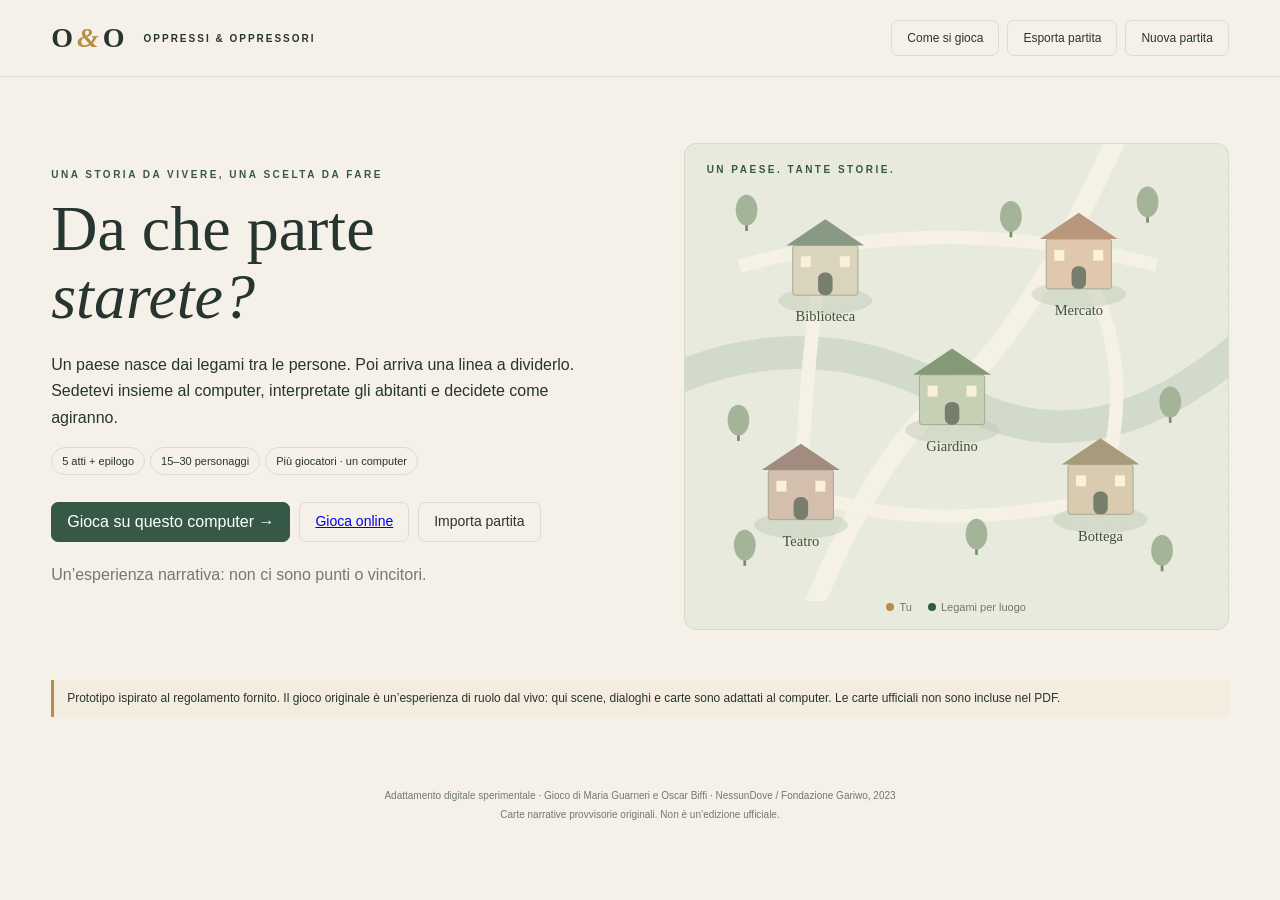
<file: Oppressi e oppressori gioco/index.html>
﻿<!doctype html><html lang="it"><head><meta charset="utf-8"><meta name="viewport" content="width=device-width,initial-scale=1"><title>Oppressi & Oppressori · Il nostro paese</title><link rel="stylesheet" href="style.css"></head><body><header><a class="brand" href="./index.html">O<span>&</span>O <small>OPPRESSI & OPPRESSORI</small></a><nav><button id="guide">Come si gioca</button><button id="save">Esporta partita</button><button id="restart">Nuova partita</button></nav></header><main id="app"></main><dialog id="modal"><button id="close" class="close" aria-label="Chiudi">×</button><div id="modal-body"></div></dialog><div id="toast" role="status"></div><footer>Adattamento digitale sperimentale · Gioco di Maria Guarneri e Oscar Biffi · NessunDove / Fondazione Gariwo, 2023<br>Carte narrative provvisorie originali. Non è un’edizione ufficiale.</footer><script src="engine.js"></script><script src="app.js"></script></body></html>
</file>
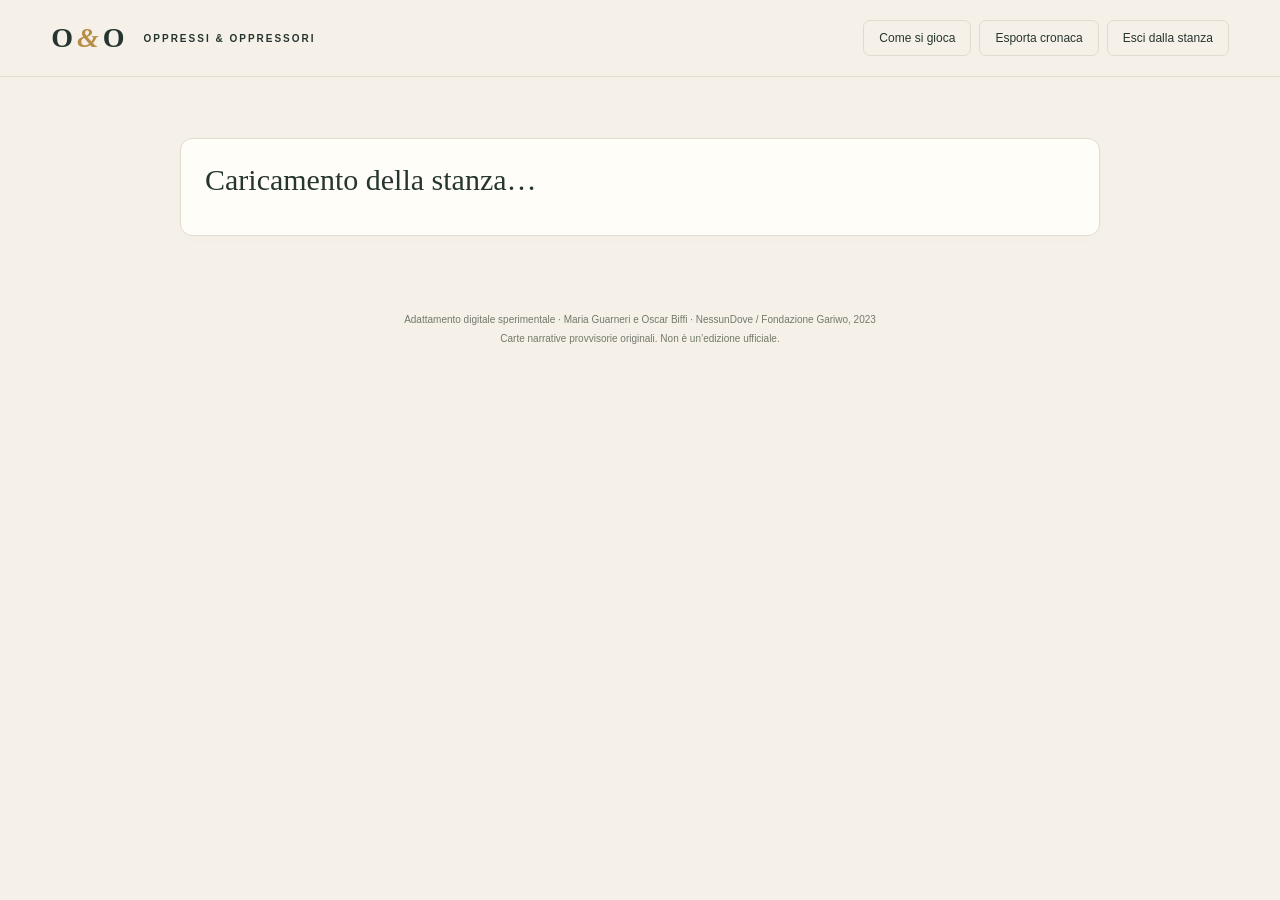
<file: Oppressi e oppressori gioco/online-fixture.html>
<!doctype html><html lang="it"><head><meta charset="utf-8"><meta name="viewport" content="width=device-width,initial-scale=1"><title>Oppressi & Oppressori · Gioca online</title><link rel="stylesheet" href="style.css"><link rel="stylesheet" href="online.css"></head><body><header><a class="brand" href="./index.html">O<span>&</span>O <small>OPPRESSI & OPPRESSORI</small></a><nav><button id="guide">Come si gioca</button><button id="save">Esporta cronaca</button><button id="restart">Esci dalla stanza</button></nav></header><main id="app"><section class="setup card"><h2>Caricamento della stanza…</h2></section></main><dialog id="modal"><button id="close" class="close" aria-label="Chiudi">×</button><div id="modal-body"></div></dialog><div id="toast" role="status"></div><footer>Adattamento digitale sperimentale · Maria Guarneri e Oscar Biffi · NessunDove / Fondazione Gariwo, 2023<br>Carte narrative provvisorie originali. Non è un’edizione ufficiale.</footer><script>window.OO_ONLINE_PAGE=true;window.OO_TEST_SKIP_BOOT=true;</script><script src="firebase-config.js"></script><script src="engine.js"></script><script src="online-core.js"></script><script src="app.js"></script><script>if(location.protocol==='file:')document.querySelector('#app').innerHTML='<section class="setup card"><h2>Apri il gioco online dal server locale</h2><p>Fai doppio clic su <strong>Avvia-online.cmd</strong> nella cartella del progetto. La pagina online richiede un indirizzo HTTP oppure HTTPS.</p><p>La modalità sullo stesso computer si apre normalmente da index.html.</p><a href="./index.html">Torna al gioco locale</a></section>';</script><script type="module">import {mountOnline} from './online.js';mountOnline(parent.makeTestClient(new URL(location.href).searchParams.get('test')));</script></body></html>
</file>
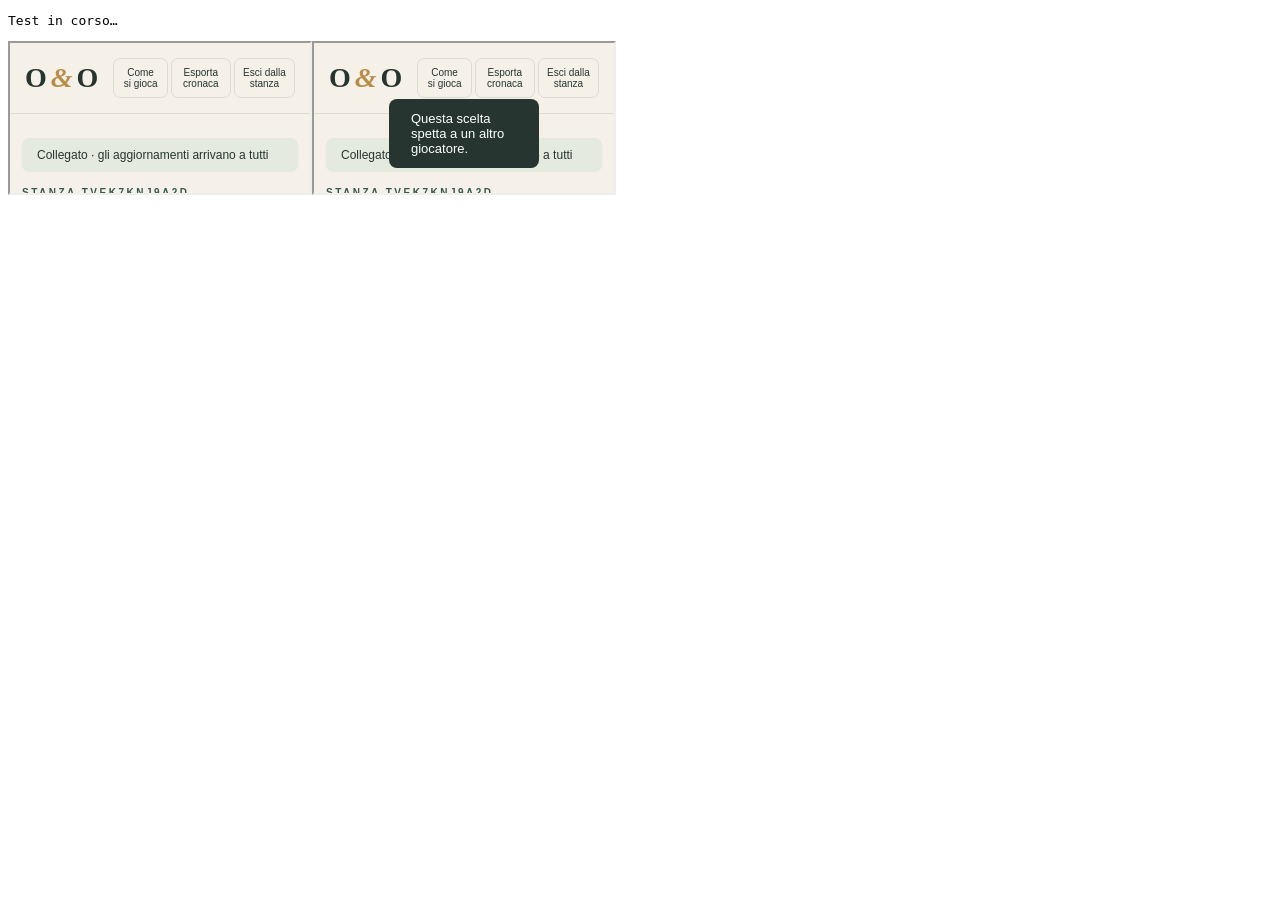
<file: Oppressi e oppressori gioco/online-integration.html>
﻿<!doctype html><meta charset="utf-8"><title>Test due dispositivi</title><pre id="result">Test in corso…</pre><iframe id="host" title="Facilitatore"></iframe><iframe id="guest" title="Ospite"></iframe><script src="engine.js"></script><script src="online-core.js"></script><script type="module">
import {RoomClient} from './firebase-room.js';
const records=new Map(),listeners=new Set(),clients={};let queue=Promise.resolve();const clone=x=>x===undefined?undefined:JSON.parse(JSON.stringify(x));
function snapshot(ref){if(ref.query){const docs=[...records].filter(([key,val])=>key.startsWith(ref.path+'/')&&key.split('/').length===ref.path.split('/').length+1&&val[ref.field]===ref.value).map(([key])=>snapshot({path:key}));return {docs}}const value=records.get(ref.path);return {id:ref.path.split('/').at(-1),exists:()=>value!==undefined,data:()=>clone(value),metadata:{fromCache:false}}}
function notify(){for(const l of listeners)queueMicrotask(()=>{if(listeners.has(l))l.fn(snapshot(l.ref))})}
const f={doc:(db,...p)=>({path:p.join('/')}),collection:(db,...p)=>({path:p.join('/')}),where:(field,op,value)=>({field,value}),query:(ref,filter)=>({...ref,...filter,query:true}),serverTimestamp:()=>Date.now(),onSnapshot(ref,...args){const fn=typeof args[0]==='function'?args[0]:args[1],l={ref,fn};listeners.add(l);queueMicrotask(()=>{if(listeners.has(l))fn(snapshot(ref))});return()=>listeners.delete(l)},async setDoc(ref,value){records.set(ref.path,clone(value));notify()},async updateDoc(ref,value){if(!records.has(ref.path))throw Error('Missing doc');records.set(ref.path,{...records.get(ref.path),...clone(value)});notify()},runTransaction(db,callback){const task=queue.then(async()=>{const pending=[];await callback({get:async ref=>snapshot(ref),set:(ref,val)=>pending.push([ref,clone(val),false]),update:(ref,val)=>pending.push([ref,clone(val),true])});for(const[ref,val,merge]of pending)records.set(ref.path,merge?{...records.get(ref.path),...val}:val);if(pending.length)notify()});queue=task.catch(()=>{});return task}};
window.makeTestClient=id=>clients[id]=new RoomClient(f,{},id);
const pause=()=>new Promise(r=>setTimeout(r,5));async function until(fn,label){for(let i=0;i<700;i++){if(fn())return;await pause()}throw Error('Timeout: '+label)}
let count=0;function ok(v,m){count++;if(!v)throw Error(m)}
function doc(id){return document.getElementById(id).contentDocument}function click(id,sel){const button=doc(id).querySelector(sel);ok(button&&!button.disabled,'Pulsante disponibile '+id+' '+sel);button.click()}
try{
 document.getElementById('host').src='online-fixture.html?test=host';document.getElementById('guest').src='online-fixture.html?test=guest';
 await until(()=>doc('host')?.querySelector('#create-room')&&doc('guest')?.querySelector('#create-room'),'Inizializzazione');
 doc('host').querySelector('#online-name').value='Anna';click('host','#create-room');await until(()=>clients.host.code,'Stanza creata');const code=clients.host.code;
 doc('guest').querySelector('#online-name').value='Luca';doc('guest').querySelector('#room-code').value=code;click('guest','#online-form button[type=submit]');
 await until(()=>clients.host.room?.members.length===2&&clients.guest.room?.members.length===2,'Entrambi in lobby');click('host','#start-online');await until(()=>clients.host.room?.phase==='playing'&&clients.guest.room?.phase==='playing','Avvio sincronizzato');
 const getRoom=()=>records.get('ooRooms/'+code),getState=()=>JSON.parse(records.get('ooRooms/'+code+'/private/state').state);
 await clients.guest.send('place','Intrusione',getRoom().revision);await until(()=>records.get('ooRooms/'+code+'/commands/guest')?.status==='rejected','Comando fuori turno respinto');ok(getState().step===0,'Nessun avanzamento illegittimo');
 let steps=0;
 while(getState().act<7){const s=getState(),rev=getRoom().revision;let action,uid,value;
  if(s.act===1){action='place';uid='host'}
  if(s.act===2){action='daily';uid=s.people[s.step].ownerUid;value='help'}
  if(s.act===3){action='accuse';uid=s.people[OnlineRules.active(s)].ownerUid;value=Engine.accusationTargets(s)[0]}
  if([4,5].includes(s.act)){
   const sc=s.scene;if(sc.stage==='target'){action='target';uid=s.people[sc.actor].ownerUid;value=Engine.targets(s)[0]}
   if(sc.stage==='response'){action='obey';uid=s.people[sc.target].ownerUid}
   if(sc.stage==='intervene'){if(s.giusti.length){action='intervene';value=Engine.witnesses(s)[0];uid=s.people[value].ownerUid}else{action='pass';uid='host'}}
   if(sc.stage==='result'){action='next';uid='host'}
  }
  if(s.act===6){action='vote';uid=s.people[s.step].ownerUid;value='yes'}
  let sel='[data-online-action="'+action+'"]';if(['daily','vote'].includes(action))sel+='[data-value="'+value+'"]';
  await until(()=>{const b=doc(uid).querySelector(sel);return b&&!b.disabled&&clients[uid].room?.revision===rev},'Turno disponibile '+s.act+' '+action+' '+uid);
  if(['accuse','target','intervene'].includes(action))doc(uid).querySelector('#target').value=value;
  click(uid,sel);await until(()=>getRoom().revision===rev+1,'Avanzamento condiviso');await until(()=>clients.host.room.revision===rev+1&&clients.guest.room.revision===rev+1,'Entrambi aggiornati');
  ok(++steps<300,'Partita termina');
 }
 ok(getRoom().phase==='finished','Epilogo condiviso');ok(JSON.parse(getRoom().game).votes.length===15,'Voti rivelati alla fine');
 clients.host.stop();clients.guest.stop();document.querySelector('#result').textContent='PASS INTEGRATION · 2 interfacce · '+steps+' mosse sincronizzate · '+count+' verifiche (trasporto Firestore simulato)';
}catch(e){Object.values(clients).forEach(c=>c.stop());document.querySelector('#result').textContent='FAIL '+e.stack}
</script>
</file>
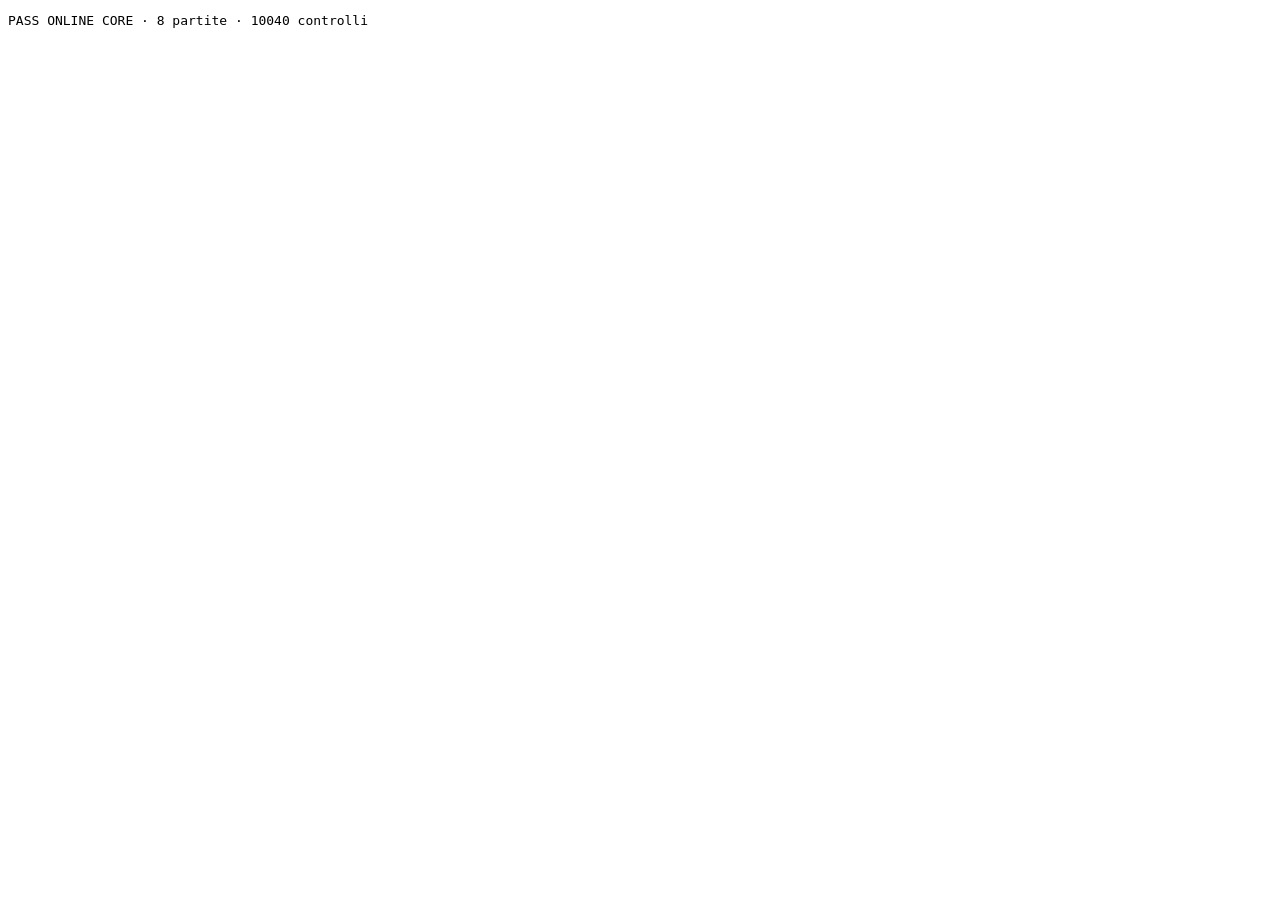
<file: Oppressi e oppressori gioco/online-tests.html>
﻿<!doctype html><meta charset="utf-8"><title>Verifica multiplayer</title><pre id="result">Test in corso…</pre><script src="engine.js"></script><script src="online-core.js"></script><script>
let checks=0,games=0;const R=OnlineRules,E=Engine;function ok(v,m){checks++;if(!v)throw Error(m)}function reject(fn,m){let failed=false;try{fn()}catch{failed=true}ok(failed,m)}
try{
 for(const n of [15,16,21,30])for(const humans of [2,n]){
  let room=R.create('host','Facilitatore',n,'Valleverde');reject(()=>R.start(room,'host',1),'Non avvia senza ospiti');
  for(let i=1;i<humans;i++)room=R.join(room,'guest'+i,'Ospite '+i);
  ok(R.join(room,'guest1','Altro nome').revision===room.revision,'Rientro idempotente');
  reject(()=>R.start(room,'guest1',1),'Avvio solo host');let s=R.start(room,'host',31+n);room.phase='playing';room.revision++;
  reject(()=>R.join(room,'estraneo','Nuovo'),'Ingresso chiuso dopo avvio');
  let guard=0;
  while(s.act<7){ok(++guard<400,'Partita termina');let action,value,uid;
   if(s.act===1){action='place';value='Un luogo condiviso';uid='host'}
   if(s.act===2){action='daily';value='help';uid=s.people[s.step].ownerUid}
   if(s.act===3){action='accuse';value=E.accusationTargets(s)[0];uid=s.people[R.active(s)].ownerUid}
   if([4,5].includes(s.act)){
    const sc=s.scene;if(sc.stage==='target'){action='target';value=E.targets(s)[0];uid=s.people[sc.actor].ownerUid}
    if(sc.stage==='response'){action='obey';value=null;uid=s.people[sc.target].ownerUid}
    if(sc.stage==='intervene'){if(s.giusti.length){action='intervene';value=E.witnesses(s)[0];uid=s.people[value].ownerUid}else{action='pass';value=null;uid='host'}}
    if(sc.stage==='result'){action='next';value=null;uid='host'}
   }
   if(s.act===6){action='vote';value=s.step%2===0;uid=s.people[s.step].ownerUid}
   const command={uid,action,value,revision:room.revision};
   reject(()=>R.apply(room,s,{...command,uid:'estraneo'}),'Estraneo non può agire');
   reject(()=>R.apply(room,s,{...command,revision:room.revision-1}),'Revisione vecchia respinta');
   const other=room.memberIds.find(id=>id!==uid);reject(()=>R.apply(room,s,{...command,uid:other}),'Altro giocatore non può agire');
   const before=JSON.stringify(s);const next=R.apply(room,s,command);ok(JSON.stringify(s)===before,'Stato input immutato');s=next;room.revision++;
   const pub=JSON.parse(R.publish(s));ok(!('seed' in pub),'Seed non pubblico');ok(pub.giusti.every(c=>c.hidden&&!c.title),'Mazzo non svelato');if(s.act<7)ok(pub.votes.length===0,'Voti nascosti prima epilogo');
   reject(()=>R.apply(room,s,command),'Doppio invio non ripete azione');
  }
  ok(JSON.parse(R.publish(s)).votes.length===n,'Voti visibili alla fine');games++;
 }
 document.querySelector('#result').textContent='PASS ONLINE CORE · '+games+' partite · '+checks+' controlli';
}catch(e){document.querySelector('#result').textContent='FAIL '+e.stack}
</script>
</file>
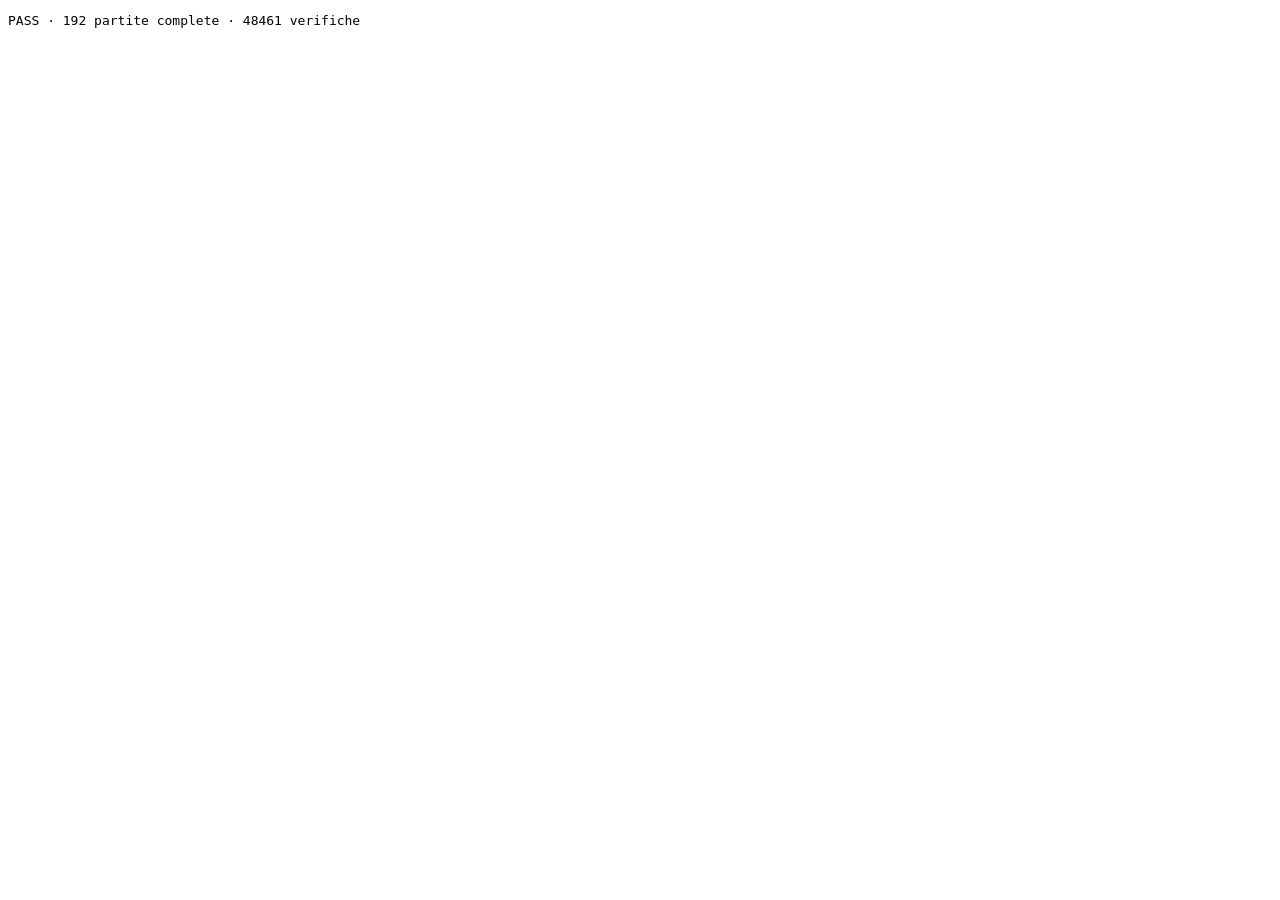
<file: Oppressi e oppressori gioco/tests.html>
﻿<!doctype html><meta charset="utf-8"><title>Test del simulatore</title><pre id="result">Test in corso…</pre><script src="engine.js"></script><script>
const E=Engine;let assertions=0,games=0;function ok(v,m){assertions++;if(!v)throw Error(m)}function fails(fn,m){let threw=false;try{fn()}catch{threw=true}ok(threw,m)}
try{
 for(let n=15;n<=30;n++)for(let seed=1;seed<=12;seed++){
  const s=E.create({n,seed,mode:'group'});ok(s.giusti.length===Math.ceil(n/5),'Numero Giusti');
  for(let i=0;i<5;i++)E.apply(s,'place','Una storia');
  while(s.act===2)E.apply(s,'daily','help');
  while(s.act===3){let ids=E.accusationTargets(s);ok(ids.length>0,'Catena bloccata');ok(ids.every(id=>!E.bonds(s,s.chain.at(-1),id)),'Accusa un Legame');E.bot(s)}
  ok(s.people.filter(p=>p.faction==='oppressore').length===Math.ceil(n/2),'Distribuzione fazioni');
  ok(s.people[s.chain.at(-1)].faction==='oppressore','Fazione ultimo accusato');
  let guard=0;
  while(s.act===4||s.act===5){ok(++guard<300,'Avanzamento scene');const a=s.scene.actor;
   if(s.scene.stage==='target'){const ts=E.targets(s);ok(ts.length>0,'Bersagli disponibili');ok(ts.every(id=>s.people[id].faction==='oppresso'),'Bersaglio Oppresso');if(s.act===4)ok(ts.every(id=>!E.bonds(s,a,id)),'Divieto bersaglio Legame IV');else{const b=s.people.filter(p=>p.faction==='oppresso'&&E.bonds(s,a,p.id));if(b.length)ok(ts.every(id=>E.bonds(s,a,id)),'Priorità Legami V')}fails(()=>E.apply(s,'target',a),'Rifiuta bersaglio invalido');E.bot(s)}
   else if(s.scene.stage==='response'){const rs=E.redirects(s);ok(rs.every(id=>s.act===4?s.people[id].faction==='oppresso':E.bonds(s,s.scene.target,id)),'Vincoli sostituzione');if(rs.length)E.apply(s,'redirect',rs[0]);else E.apply(s,'obey')}
   else if(s.scene.stage==='intervene'){if(s.giusti.length){fails(()=>E.apply(s,'intervene',s.scene.actor),'Attore non è spettatore');const before=s.giusti.length;E.apply(s,'intervene',E.witnesses(s)[0]);ok(s.giusti.length===before-1,'Carta consumata')}else E.apply(s,'pass')}
   else E.apply(s,'next');
  }
  ok(s.usedGiusti.length===Math.ceil(n/5),'Esaurimento Giusti');
  while(s.act===6)E.apply(s,'vote',seed%2===0);
  ok(s.act===7&&s.ended,'Epilogo raggiunto');ok((E.result(s).remaining>0)===(seed%2===0),'Esito voto');games++;
 }
 const x=E.create({seed:9}),y=E.create({seed:9});ok(JSON.stringify(x)===JSON.stringify(y),'Casualità riproducibile');
 const tie={votes:[{yes:true,weight:2},{yes:false,weight:2}]};ok(E.result(tie).remaining===0,'Pareggio conserva Linea');tie.votes.push({yes:true,weight:1});ok(E.result(tie).remaining===1,'Una mano rimuove Linea');
 document.querySelector('#result').textContent='PASS · '+games+' partite complete · '+assertions+' verifiche';document.title='PASS';
}catch(e){document.querySelector('#result').textContent='FAIL: '+e.stack;document.title='FAIL'}
</script>
</file>
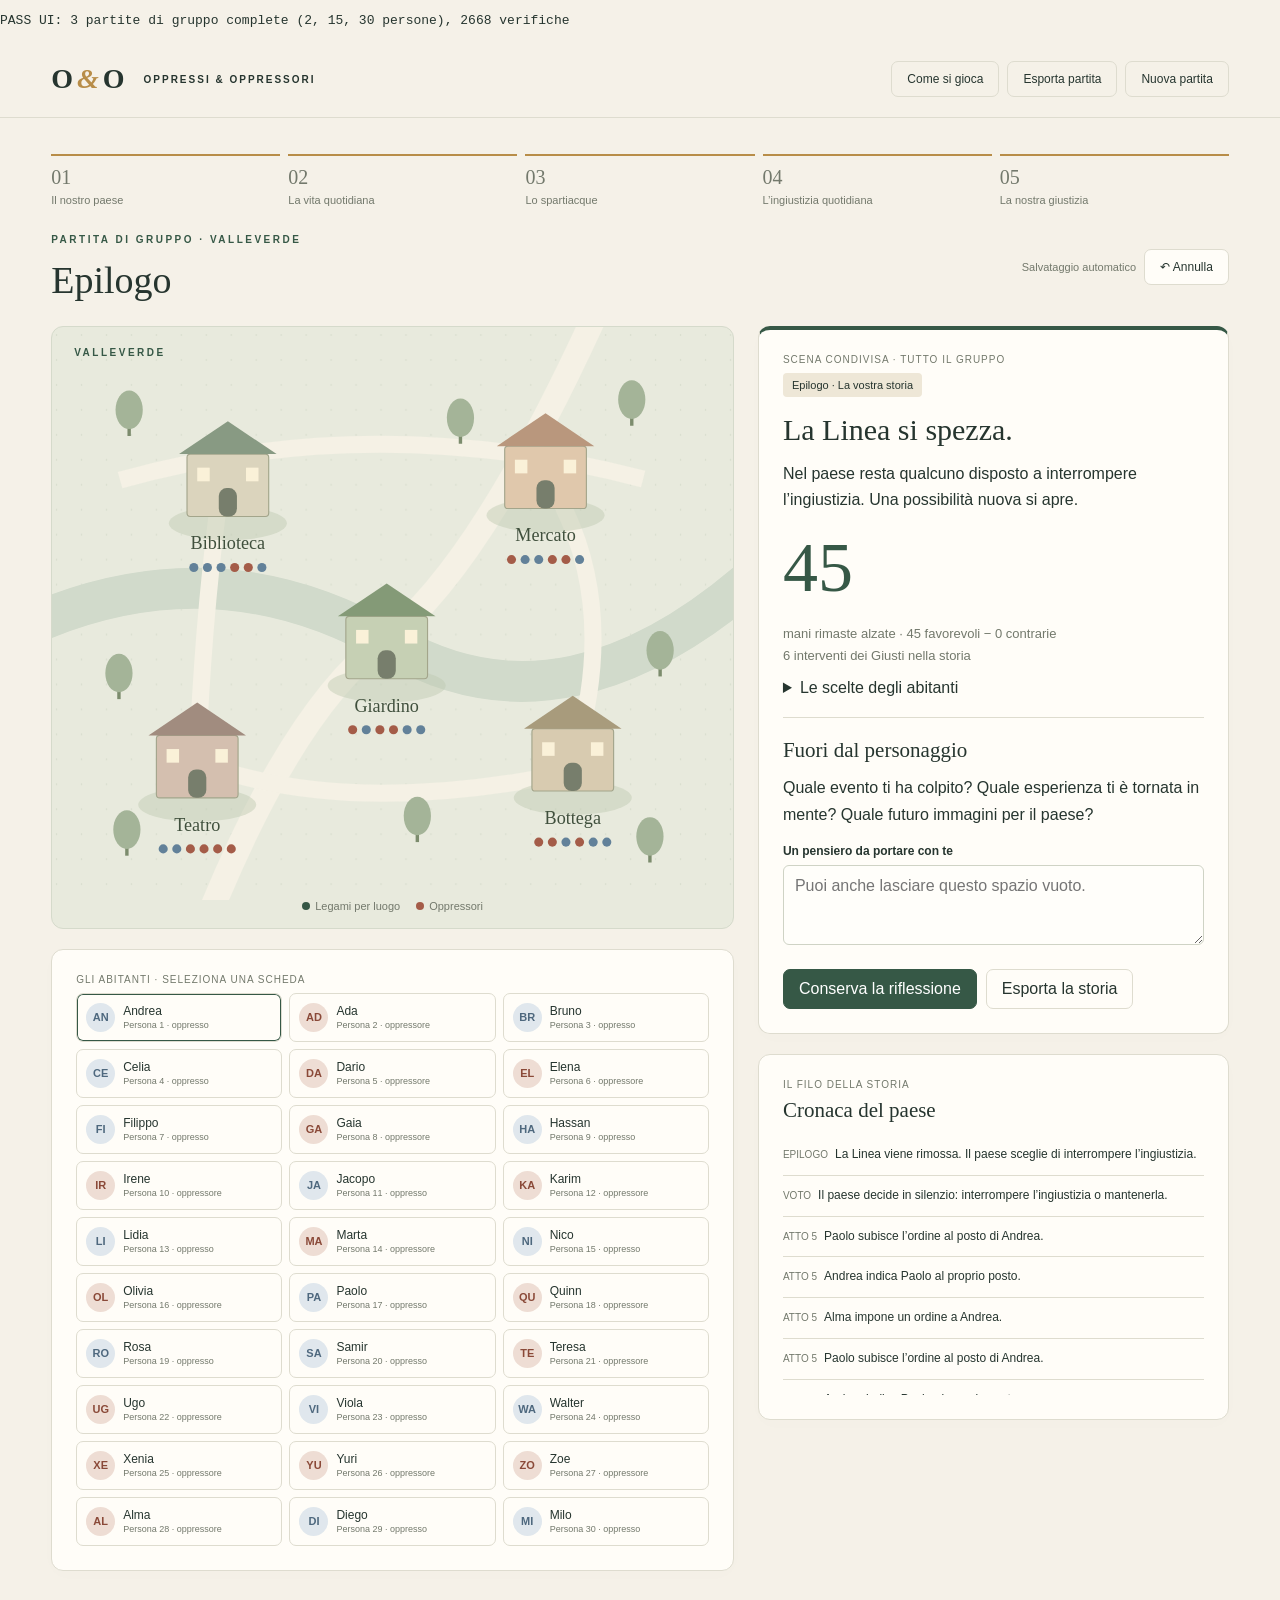
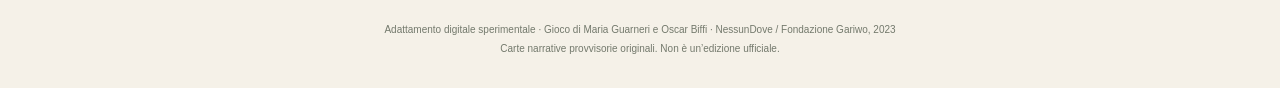
<file: Oppressi e oppressori gioco/ui-tests.html>
<!doctype html><html lang="it"><head><meta charset="utf-8"><meta name="viewport" content="width=device-width,initial-scale=1"><title>Oppressi & Oppressori · Il nostro paese</title><link rel="stylesheet" href="style.css"></head><body><header><a class="brand" href="./index.html">O<span>&</span>O <small>OPPRESSI & OPPRESSORI</small></a><nav><button id="guide">Come si gioca</button><button id="save">Esporta partita</button><button id="restart">Nuova partita</button></nav></header><main id="app"></main><dialog id="modal"><button id="close" class="close" aria-label="Chiudi">×</button><div id="modal-body"></div></dialog><div id="toast" role="status"></div><footer>Adattamento digitale sperimentale · Gioco di Maria Guarneri e Oscar Biffi · NessunDove / Fondazione Gariwo, 2023<br>Carte narrative provvisorie originali. Non è un’edizione ufficiale.</footer><script src="engine.js"></script><script src="app.js"></script><script>
let checks=0;function assertUI(v,m){checks++;if(!v)throw Error(m)}
try{
 for(const humans of [2,15,30]){
  state=null;home();document.querySelector('#begin').click();
  document.querySelector('#players').value='Solo';document.querySelector('#setup-form').dispatchEvent(new Event('submit',{cancelable:true}));assertUI(!state,'Rifiuta un solo partecipante');
  document.querySelector('#players').value=Array.from({length:humans},(_,i)=>'Persona '+(i+1)).join('\n');document.querySelector('#count').value=Math.max(15,humans);
  document.querySelector('#setup-form').dispatchEvent(new Event('submit',{cancelable:true}));
  assertUI(state.mode==='group','Modalità gruppo');assertUI(new Set(state.people.map(p=>p.controller)).size===humans,'Tutti hanno un ruolo');
  let clicks=0,handoffs=0;
  while(state.act<7){
   assertUI(valid(JSON.parse(JSON.stringify(state))),'Salvataggio valido');
   if(document.querySelector('#ready')){assertUI(!document.querySelector('[data-action]'),'Scelte nascoste al passaggio');assertUI(document.querySelector('#ready').textContent.includes(controller(actor())),'Destinatario turno');document.querySelector('#ready').click();handoffs++}
   assertUI(!document.querySelector('[data-action="bot"],[data-action="votes"]'),'Nessuna scelta automatica');
   const before=JSON.stringify(state);const b=document.querySelector('[data-action="intervene"]')||document.querySelector('[data-action="redirect"]')||document.querySelector('#scene [data-action]');assertUI(!!b,'Azione disponibile');b.click();assertUI(JSON.stringify(state)!==before,'Azione applicata');assertUI(++clicks<400,'Partita termina');
  }
  assertUI(handoffs>=state.people.length*2,'Passaggi del computer');assertUI(document.querySelector('#reflection'),'Epilogo');
  const saved=JSON.parse(JSON.stringify(state));assertUI(valid(saved),'Partita esportabile');saved.people[0].controller=100;assertUI(!valid(saved),'Assegnazione invalida respinta');
 }
 const out=document.createElement('pre');out.id='ui-result';out.textContent='PASS UI: 3 partite di gruppo complete (2, 15, 30 persone), '+checks+' verifiche';document.body.prepend(out);
}catch(e){const out=document.createElement('pre');out.id='ui-result';out.textContent='FAIL UI: '+e.stack;document.body.prepend(out)}
</script></body></html>
</file>
<file: Oppressi e oppressori gioco/style.css>
﻿:root{--paper:#f5f1e8;--ink:#26352f;--muted:#73796c;--green:#365846;--gold:#b88d48;--red:#a45c48;--line:#dedccf;--white:#fffdf8}*{box-sizing:border-box}body{margin:0;background:var(--paper);color:var(--ink);font-family:Segoe UI,Arial,sans-serif}button,input,select,textarea{font:inherit}button{cursor:pointer;border:1px solid var(--line);border-radius:7px;background:var(--white);color:var(--ink);padding:10px 15px;transition:background .15s,transform .15s}button:hover:not(:disabled){background:#e7eadf;transform:translateY(-1px)}button:focus-visible,a:focus-visible{outline:3px solid var(--gold);outline-offset:3px}button:disabled{opacity:.45;cursor:not-allowed}button.primary{background:var(--green);color:white;border-color:var(--green)}button.primary:hover{background:#254332}button.danger{color:var(--red)}button.gold{background:#eee3cd;border-color:#d8c397}.brand{text-decoration:none;color:var(--ink);font-family:Georgia,serif;font-size:28px;font-weight:bold;display:flex;align-items:center;gap:4px}.brand span{color:var(--gold);font-style:italic}.brand small{font:600 10px Segoe UI,sans-serif;letter-spacing:2px;margin-left:15px}header{padding:20px 4%;display:flex;justify-content:space-between;align-items:center;border-bottom:1px solid var(--line);gap:15px}nav{display:flex;gap:8px}nav button{font-size:12px;background:transparent}main{max-width:1440px;margin:auto;padding:36px 4% 24px}h1,h2,h3,p{margin-top:0}h1,h2,h3{font-family:Georgia,serif;font-weight:normal}h1{font-size:clamp(38px,5vw,68px);line-height:1.07;margin-bottom:20px}h2{font-size:30px;margin-bottom:14px}h3{font-size:21px;margin-bottom:12px}p{line-height:1.65}.eyebrow{font-size:10px;font-weight:700;letter-spacing:2.5px;text-transform:uppercase;color:var(--green);margin-bottom:15px}.muted{color:var(--muted);font-size:13px}.hero{display:grid;grid-template-columns:1.05fr 1fr;gap:60px;align-items:center;padding:30px 0}.hero-copy{max-width:530px}.hero-copy>p{font-size:16px}.tag{display:inline-block;border:1px solid var(--line);padding:7px 10px;border-radius:20px;font-size:11px;margin:0 5px 7px 0}.card{background:var(--white);border:1px solid var(--line);border-radius:12px;padding:24px;box-shadow:0 4px 20px #24382b03}.setup{max-width:920px;margin:25px auto}.setup-grid{display:grid;grid-template-columns:1fr 1fr;gap:18px}label{display:block;font-size:12px;font-weight:600;margin-bottom:7px}input,textarea,select{width:100%;border:1px solid #cfd3c5;background:#fffefa;color:var(--ink);border-radius:6px;padding:11px;outline:none}input:focus,textarea:focus,select:focus{border-color:var(--green);box-shadow:0 0 0 2px #36584618}textarea{resize:vertical;min-height:80px}.actions{display:flex;flex-wrap:wrap;gap:9px;margin-top:20px}.notice{border-left:3px solid var(--gold);padding:9px 13px;background:#f4eddf;font-size:12px;line-height:1.6;margin:20px 0}.steps{display:grid;grid-template-columns:repeat(5,1fr);gap:8px;margin-bottom:28px}.step{border-top:2px solid var(--line);padding-top:10px;color:var(--muted);font-size:11px}.step.active{border-color:var(--green);color:var(--green);font-weight:700}.step.done{border-color:var(--gold)}.step b{display:block;font:20px Georgia;margin-bottom:5px}.game-head{display:flex;justify-content:space-between;gap:20px;align-items:center;margin-bottom:25px}.game-head h1{font-size:38px;margin:0}.game-layout{display:grid;grid-template-columns:minmax(0,1.45fr) minmax(320px,1fr);gap:24px;align-items:start}.map{position:relative;background:#e8eadd;border:1px solid #d5dacb;border-radius:12px;overflow:hidden}.map svg{display:block;width:100%;height:auto}.map-label{position:absolute;top:20px;left:22px;z-index:1}.map-label .eyebrow{margin:0}.map-legend{display:flex;gap:16px;justify-content:center;padding:0 15px 16px;font-size:11px;color:var(--muted)}.dot{display:inline-block;width:8px;height:8px;border-radius:50%;margin-right:5px;background:var(--green)}.dot.red{background:var(--red)}.dot.gold{background:var(--gold)}.roster{margin-top:20px}.people{display:grid;grid-template-columns:repeat(3,1fr);gap:7px}.person{padding:9px;text-align:left;font-size:12px;display:flex;gap:8px;align-items:center;min-width:0}.person .name{overflow:hidden;text-overflow:ellipsis;white-space:nowrap}.avatar{background:#e5eadf;min-width:29px;height:29px;border-radius:50%;display:inline-grid;place-items:center;font-size:11px;font-weight:700}.person.oppressore .avatar{background:#eeddd4;color:#8a4938}.person.oppresso .avatar{background:#e0e7ed;color:#4e687e}.person.me{border-color:var(--gold)}.person.current{box-shadow:inset 0 0 0 1px var(--green)}.person small{display:block;color:var(--muted);font-size:9px;margin-top:2px}.scene{border-top:4px solid var(--green)}.scene-text{font-size:15px}.quote{font:italic 20px/1.5 Georgia,serif;border-left:2px solid var(--gold);padding-left:18px;margin:20px 0}.mini-label{font-size:10px;text-transform:uppercase;letter-spacing:1px;color:var(--muted);margin-bottom:8px}.choice{display:block;width:100%;text-align:left;padding:13px 15px;margin-top:9px}.choice small{display:block;font-size:11px;line-height:1.5;margin-top:4px;opacity:.75}.rule{font-size:12px;line-height:1.65;background:#eff1e9;border-radius:6px;padding:12px;margin-top:18px}.journal{margin-top:20px}.journal ol{list-style:none;padding:0;margin:0;max-height:260px;overflow:auto}.journal li{font-size:12px;line-height:1.65;border-bottom:1px solid var(--line);padding:10px 0}.journal li span{font-size:10px;color:var(--muted);margin-right:7px}.scene .badge{font-size:11px;padding:6px 9px;background:#eee7d7;border-radius:4px;display:inline-block;margin-bottom:16px}.progress{height:4px;background:#e5e7dc;margin:16px 0;border-radius:4px}.progress i{display:block;background:var(--gold);height:100%;border-radius:4px}.toolbar{display:flex;gap:8px;align-items:center}.toolbar button{font-size:12px}.status{font-size:11px;color:var(--muted)}footer{text-align:center;font-size:10px;color:var(--muted);line-height:1.9;padding:25px 20px 30px}dialog{width:min(650px,94vw);border:1px solid var(--line);border-radius:14px;background:var(--white);color:var(--ink);padding:35px;max-height:85vh}dialog::backdrop{background:#172c25aa;backdrop-filter:blur(3px)}.close{float:right;font-size:23px;border:0;padding:0 8px;background:transparent}.detail-grid{display:grid;grid-template-columns:1fr 1fr;gap:14px}.detail-grid p{font-size:13px}.result{font-size:70px;color:var(--green);font-family:Georgia;line-height:1;margin:20px 0}.vote-list{display:grid;grid-template-columns:1fr 1fr;gap:5px;font-size:12px}.vote-list div{padding:7px;background:#f1f2ea;border-radius:4px}#toast{position:fixed;bottom:25px;left:50%;transform:translateX(-50%);background:var(--ink);color:white;border-radius:8px;padding:12px 22px;font-size:13px;z-index:10;display:none}.divider{height:1px;background:var(--line);margin:20px 0}.file-label{display:inline-block;padding:10px 15px;border:1px solid var(--line);border-radius:7px;cursor:pointer;margin:0;font-size:14px;font-weight:400}.hidden{display:none}@media(max-width:950px){.game-layout{grid-template-columns:1fr}.hero{gap:25px}.people{grid-template-columns:repeat(5,1fr)}.person{display:block}.person .name{display:block;margin-top:5px}.brand small{display:none}}@media(max-width:600px){header{padding:15px 5%}nav{gap:3px}nav button{padding:8px;font-size:10px}.hero{grid-template-columns:1fr;padding:10px 0;gap:10px}.hero .map{max-height:290px}.setup-grid{grid-template-columns:1fr}.game-head{display:block}.toolbar{margin-top:15px}.steps{gap:5px}.step{font-size:9px}.step b{font-size:17px}.people{grid-template-columns:repeat(3,1fr)}.card{padding:19px}.game-head h1{font-size:32px}main{padding-top:24px}.detail-grid,.vote-list{grid-template-columns:1fr}}
</file>
<file: Oppressi e oppressori gioco/online.css>
﻿.room-code{font:36px Georgia,serif;letter-spacing:4px;overflow-wrap:anywhere}.room-members{list-style:none;margin:0;padding:0}.room-members li{display:flex;justify-content:space-between;border-bottom:1px solid var(--line);padding:12px 0;gap:15px}.connection{padding:10px 15px;border-radius:7px;background:#e4ebde;font-size:12px;margin-bottom:15px}.connection.waiting{background:#f3e6d0}.online-form{display:grid;gap:15px}.online-form .actions{margin-top:0}.invite-url{font-size:12px;margin-bottom:10px}.online-roster button{display:block;width:100%;text-align:left;margin-top:7px}.turn-owner{padding:12px;border-radius:7px;background:#eee7d7;margin-bottom:16px}.online-error{color:#8f3c2c;white-space:pre-wrap}.online-disabled{opacity:.6}.lobby-layout{display:grid;grid-template-columns:1fr 1fr;gap:24px}.setup-details{font-size:13px;line-height:1.8}.online-links a{color:var(--green);margin-right:15px}@media(max-width:700px){.lobby-layout{grid-template-columns:1fr}.room-code{font-size:27px;letter-spacing:2px}}
</file>
